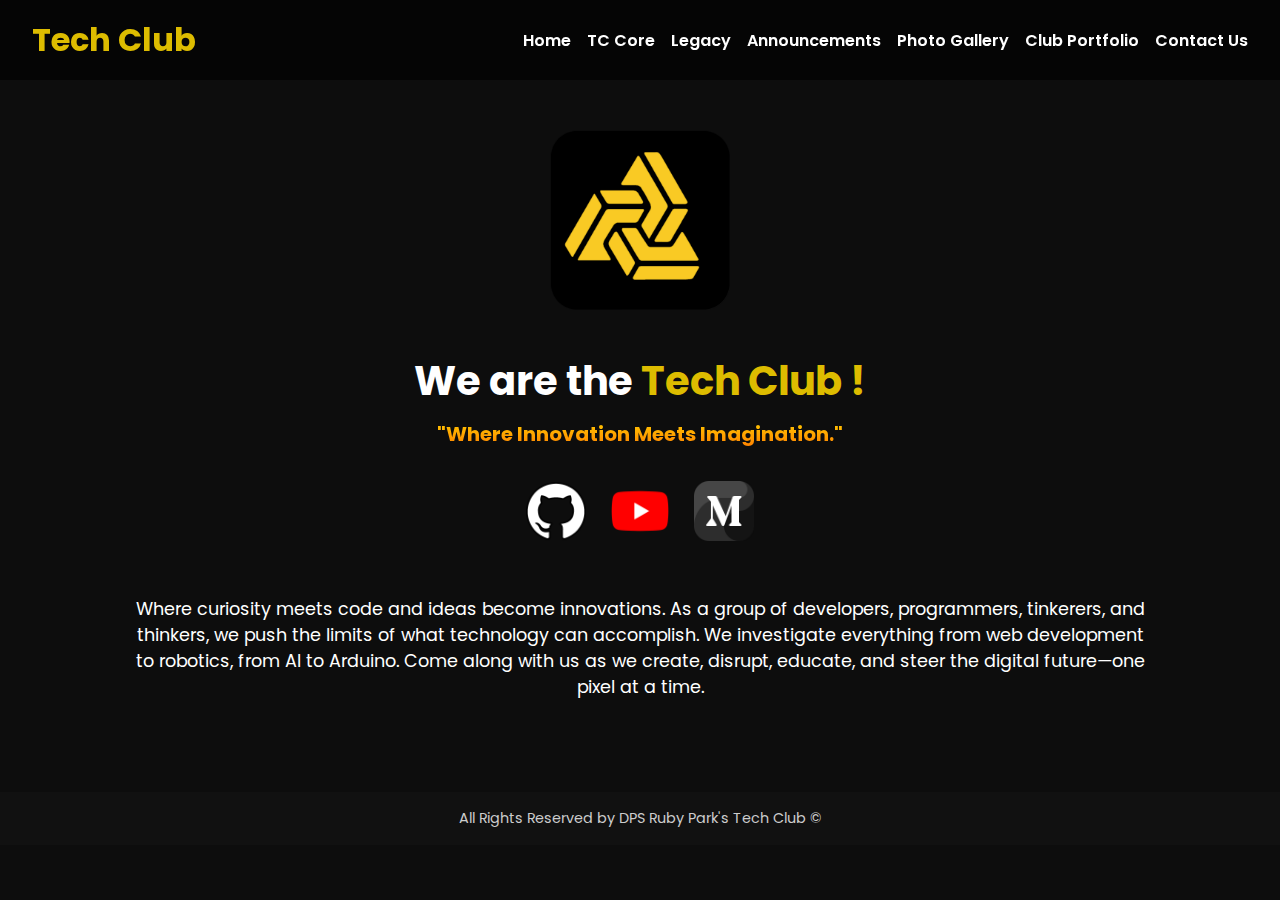
<file: index.html>
<!DOCTYPE html>
<html lang="en">
<head>
  <meta charset="UTF-8" />
  <meta name="viewport" content="width=device-width, initial-scale=1.0"/>
  <title>Tech Club</title>
  <link rel="stylesheet" href="style.css"/>
  <script defer src="script.js"></script>
</head>
<body>
  <header class="header">
    <div class="tc_header">
      <h1>Tech Club</h1>
    </div>

    <div class="hamburger" id="hamburger">
      &#9776;
    </div>

    <nav class="navbar" id="navbar">
      <a href="index.html">Home</a>
      <a href="core.html">TC Core</a>
      <a href="legacy.html">Legacy</a>
      <a href="announcements.html">Announcements</a>
      <a href="photo_gallery.html">Photo Gallery</a>
      <a href="club_portfolio.html">Club Portfolio</a>
      <a href="contact.html">Contact Us</a>
    </nav>
  </header>

  <section class="hero">
    <div class="logo">
      <img src="./tc_logo.png" alt="tc_logo"/>
    </div>

    <div class="hero_title">
      <h1>We are the <span>Tech Club !</span></h1>
      <h2>"Where Innovation Meets Imagination."</h2>
    </div>

    <div class="social_handles">
      <a href="https://github.com/Ista2000/DPSRPKTechClubOfficial" target="_blank">
        <img class="tag" src="./github.png" alt="GitHub"/>
      </a>
      <a href="https://www.youtube.com/@techclubdpsrpk" target="_blank">
        <img class="tag" src="./youtube.png" alt="YouTube"/>
      </a>
      <a href="https://medium.com/@techclubdpsrpk" target="_blank">
        <img class="tag" src="./medium.png" alt="Medium"/>
      </a>
    </div>

    <div class="objectives">
      <h2>
        Where curiosity meets code and ideas become innovations. As a group of developers, programmers, tinkerers, and thinkers, we push the limits of what technology can accomplish. We investigate everything from web development to robotics, from AI to Arduino. Come along with us as we create, disrupt, educate, and steer the digital future—one pixel at a time.
      </h2>
    </div>
  </section>

  <footer class="footer">
    <p>All Rights Reserved by DPS Ruby Park's Tech Club &copy;</p>
  </footer>
</body>
</html>
</file>
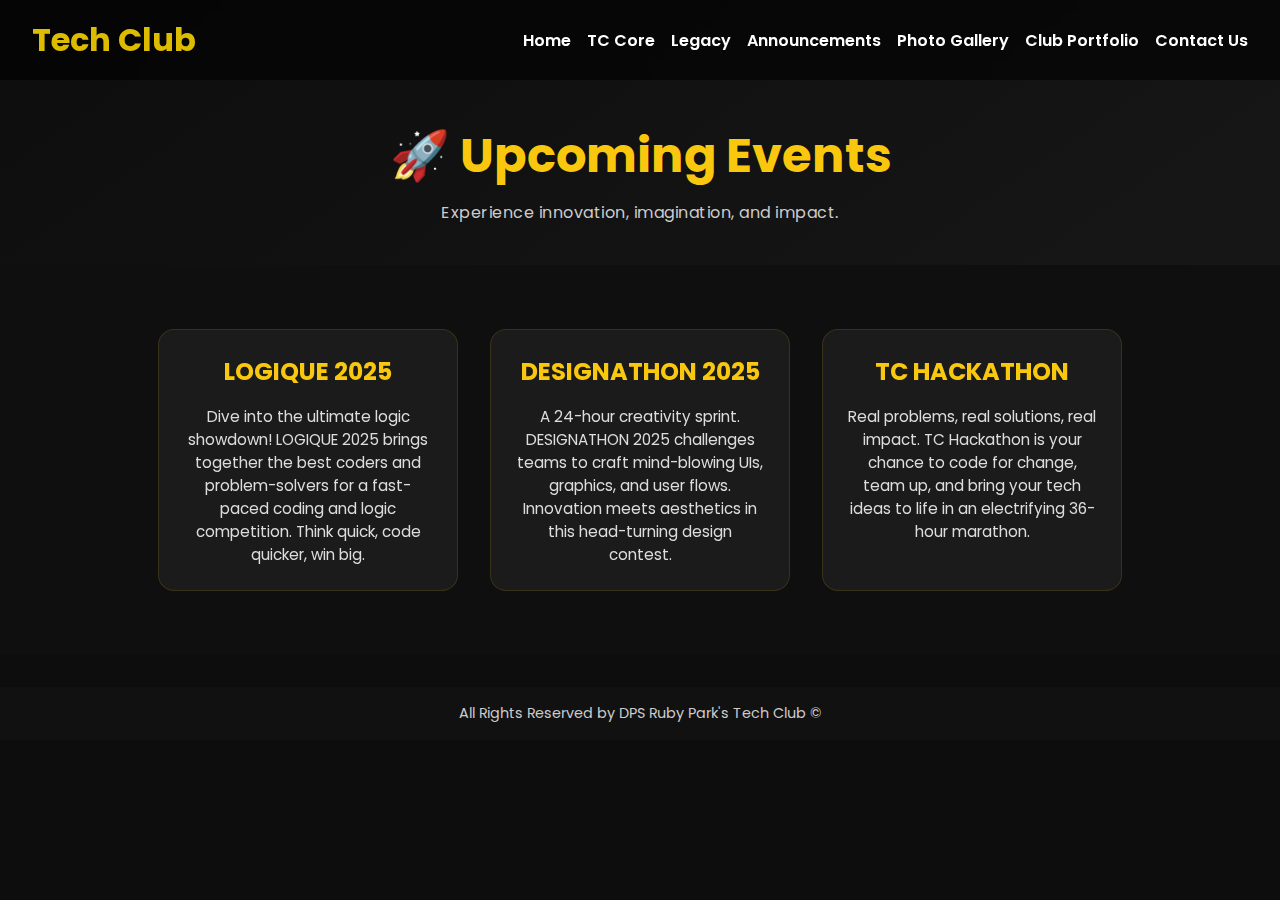
<file: announcements.html>
<!DOCTYPE html>
<html lang="en">
<head>
  <meta charset="UTF-8" />
  <meta name="viewport" content="width=device-width, initial-scale=1.0"/>
  <title>Announcements</title>
  <link rel="stylesheet" href="style.css"/>
  <script defer src="script.js"></script>
</head>
<body>
  <header class="header">
    <div class="tc_header">
      <h1>Tech Club</h1>
    </div>

    <div class="hamburger" id="hamburger">
      &#9776;
    </div>

    <nav class="navbar" id="navbar">
      <a href="index.html">Home</a>
      <a href="core.html">TC Core</a>
      <a href="legacy.html">Legacy</a>
      <a href="announcements.html">Announcements</a>
      <a href="photo_gallery.html">Photo Gallery</a>
      <a href="club_portfolio.html">Club Portfolio</a>
      <a href="contact.html">Contact Us</a>
    </nav>
  </header>

  <section class="announcement-hero">
    <h1 class="glow-text">🚀 Upcoming Events</h1>
    <p class="subtext">Experience innovation, imagination, and impact.</p>
  </section>

  <section class="announcements-section">
    <div class="announcement-card">
      <h2>LOGIQUE 2025</h2>
      <p>
        Dive into the ultimate logic showdown! LOGIQUE 2025 brings together the best coders and problem-solvers for a fast-paced coding and logic competition. Think quick, code quicker, win big.
      </p>
    </div>

    <div class="announcement-card">
      <h2>DESIGNATHON 2025</h2>
      <p>
        A 24-hour creativity sprint. DESIGNATHON 2025 challenges teams to craft mind-blowing UIs, graphics, and user flows. Innovation meets aesthetics in this head-turning design contest.
      </p>
    </div>

    <div class="announcement-card">
      <h2>TC HACKATHON</h2>
      <p>
        Real problems, real solutions, real impact. TC Hackathon is your chance to code for change, team up, and bring your tech ideas to life in an electrifying 36-hour marathon.
      </p>
    </div>
  </section>

  <footer class="footer">
    <p>All Rights Reserved by DPS Ruby Park's Tech Club &copy;</p>
  </footer>
</body>
</html>
</file>
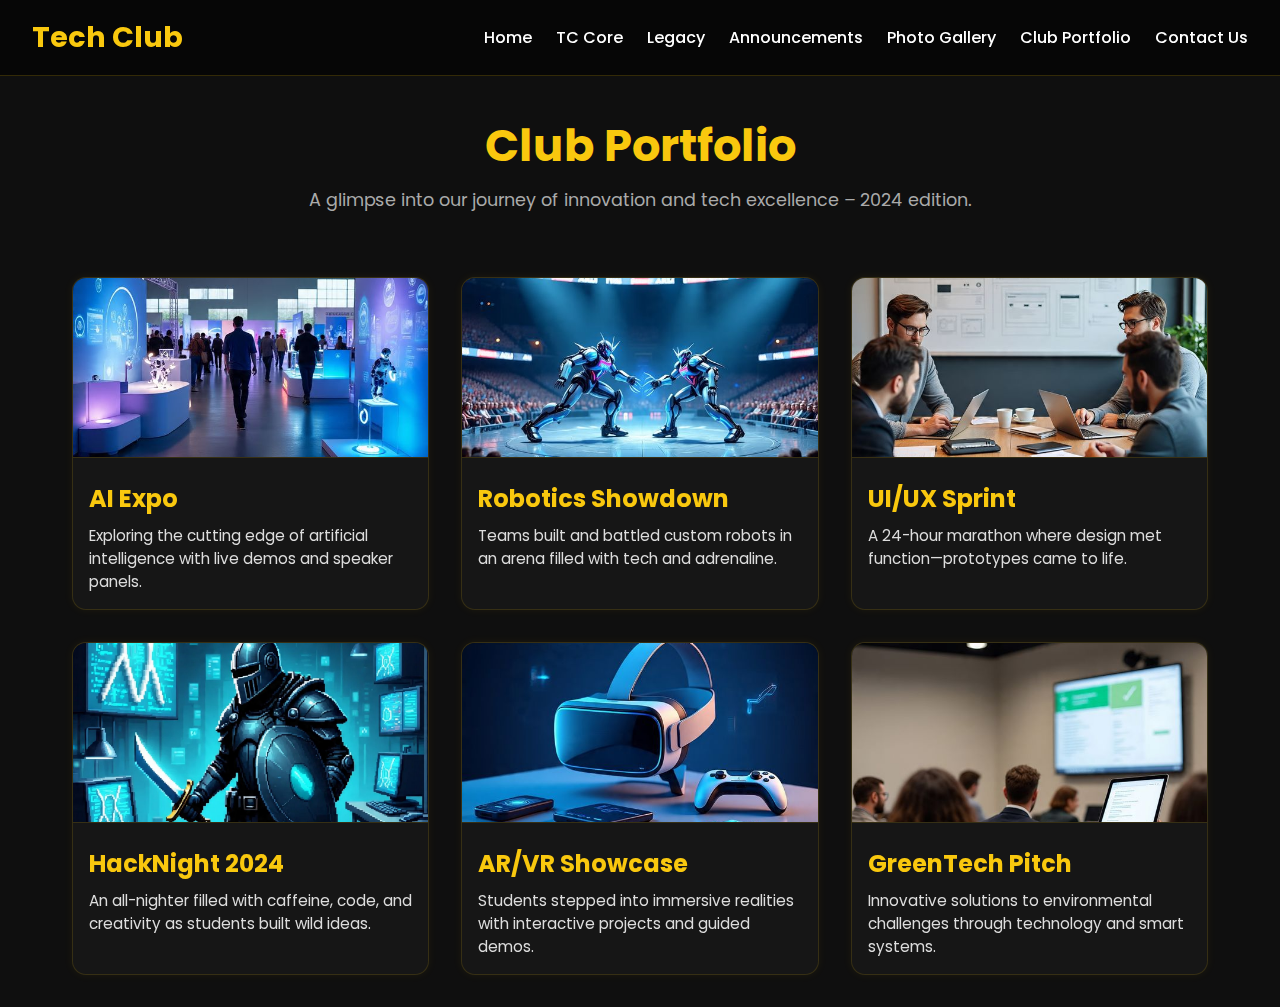
<file: club_portfolio.html>
<!DOCTYPE html>
<html lang="en">
<head>
  <meta charset="UTF-8" />
  <meta name="viewport" content="width=device-width, initial-scale=1.0"/>
  <title>Club Portfolio | Tech Club DPS Ruby Park</title>
  <link rel="stylesheet" href="style.css" />
  <script defer src="script.js"></script>
  <style>
    /* Base Reset */
    * {
      margin: 0;
      padding: 0;
      box-sizing: border-box;
    }

    body {
      font-family: 'Poppins', sans-serif;
      background-color: #0f0f0f;
      color: #fff;
      margin-top: 5rem;
    }

    .header {
      position: fixed;
      top: 0;
      left: 0;
      width: 100%;
      background: rgba(0, 0, 0, 0.9);
      display: flex;
      justify-content: space-between;
      align-items: center;
      padding: 1rem 2rem;
      z-index: 1000;
      border-bottom: 1px solid #f9c80e30;
    }

    .tc_header h1 {
      color: #f9c80e;
      font-size: 1.8rem;
      cursor: pointer;
    }

    .navbar {
      display: flex;
      gap: 1.5rem;
    }

    .navbar a {
      text-decoration: none;
      color: white;
      font-weight: 500;
      transition: 0.3s;
    }

    .navbar a:hover {
      color: #f9c80e;
    }

    .hamburger {
      display: none;
      font-size: 2rem;
      color: #f9c80e;
      cursor: pointer;
    }

    /* Responsive Navbar */
    @media (max-width: 768px) {
      .navbar {
        position: absolute;
        top: 70px;
        left: 0;
        background-color: #111;
        width: 100%;
        flex-direction: column;
        display: none;
        padding: 1rem 2rem;
      }

      .navbar.active {
        display: flex;
      }

      .hamburger {
        display: block;
      }
    }

    /* Portfolio Styles */
    .portfolio-header {
      text-align: center;
      padding: 2rem 1rem;
    }

    .portfolio-header h1 {
      font-size: 2.8rem;
      color: #f9c80e;
    }

    .portfolio-header p {
      color: #aaa;
      font-size: 1.1rem;
      margin-top: 0.5rem;
    }

    .event-grid {
      display: grid;
      grid-template-columns: repeat(auto-fit, minmax(280px, 1fr));
      gap: 2rem;
      padding: 2rem;
      max-width: 1200px;
      margin: 0 auto;
    }

    .event-card {
      background: rgba(255, 255, 255, 0.03);
      border: 1px solid #f9c80e25;
      border-radius: 14px;
      overflow: hidden;
      transition: 0.3s ease;
      box-shadow: 0 0 10px #f9c80e10;
    }

    .event-card:hover {
      transform: translateY(-5px);
      box-shadow: 0 0 15px #f9c80e60;
    }

    .event-card img {
      width: 100%;
      height: 180px;
      object-fit: cover;
      border-bottom: 1px solid #f9c80e25;
    }

    .event-info {
      padding: 1rem;
    }

    .event-info h2 {
      font-size: 1.5rem;
      color: #f9c80e;
      margin-bottom: 0.5rem;
    }

    .event-info p {
      font-size: 0.95rem;
      color: #ddd;
    }
  </style>
</head>
<body>
  <header class="header">
    <div class="tc_header">
      <h1>Tech Club</h1>
    </div>

    <div class="hamburger" id="hamburger">&#9776;</div>

    <nav class="navbar" id="navbar">
      <a href="index.html">Home</a>
      <a href="core.html">TC Core</a>
      <a href="legacy.html">Legacy</a>
      <a href="announcements.html">Announcements</a>
      <a href="photo_gallery.html">Photo Gallery</a>
      <a href="portfolio.html">Club Portfolio</a>
      <a href="contact.html">Contact Us</a>
    </nav>
  </header>

  <section class="portfolio-header">
    <h1>Club Portfolio</h1>
    <p>A glimpse into our journey of innovation and tech excellence – 2024 edition.</p>
  </section>

  <section class="event-grid">
    <div class="event-card">
      <img src="event_ai_expo.jpeg" alt="AI Expo">
      <div class="event-info">
        <h2>AI Expo</h2>
        <p>Exploring the cutting edge of artificial intelligence with live demos and speaker panels.</p>
      </div>
    </div>

    <div class="event-card">
      <img src="event_robotics.jpeg" alt="Robotics Showdown">
      <div class="event-info">
        <h2>Robotics Showdown</h2>
        <p>Teams built and battled custom robots in an arena filled with tech and adrenaline.</p>
      </div>
    </div>

    <div class="event-card">
      <img src="event_design.jpeg" alt="UI/UX Sprint">
      <div class="event-info">
        <h2>UI/UX Sprint</h2>
        <p>A 24-hour marathon where design met function—prototypes came to life.</p>
      </div>
    </div>

    <div class="event-card">
      <img src="event_hacknight.jpeg" alt="HackNight 2024">
      <div class="event-info">
        <h2>HackNight 2024</h2>
        <p>An all-nighter filled with caffeine, code, and creativity as students built wild ideas.</p>
      </div>
    </div>

    <div class="event-card">
      <img src="event_arvr.jpeg" alt="AR/VR Showcase">
      <div class="event-info">
        <h2>AR/VR Showcase</h2>
        <p>Students stepped into immersive realities with interactive projects and guided demos.</p>
      </div>
    </div>

    <div class="event-card">
      <img src="event_green.jpeg" alt="GreenTech Pitch">
      <div class="event-info">
        <h2>GreenTech Pitch</h2>
        <p>Innovative solutions to environmental challenges through technology and smart systems.</p>
      </div>
    </div>
  </section>
</body>
</html>
</file>
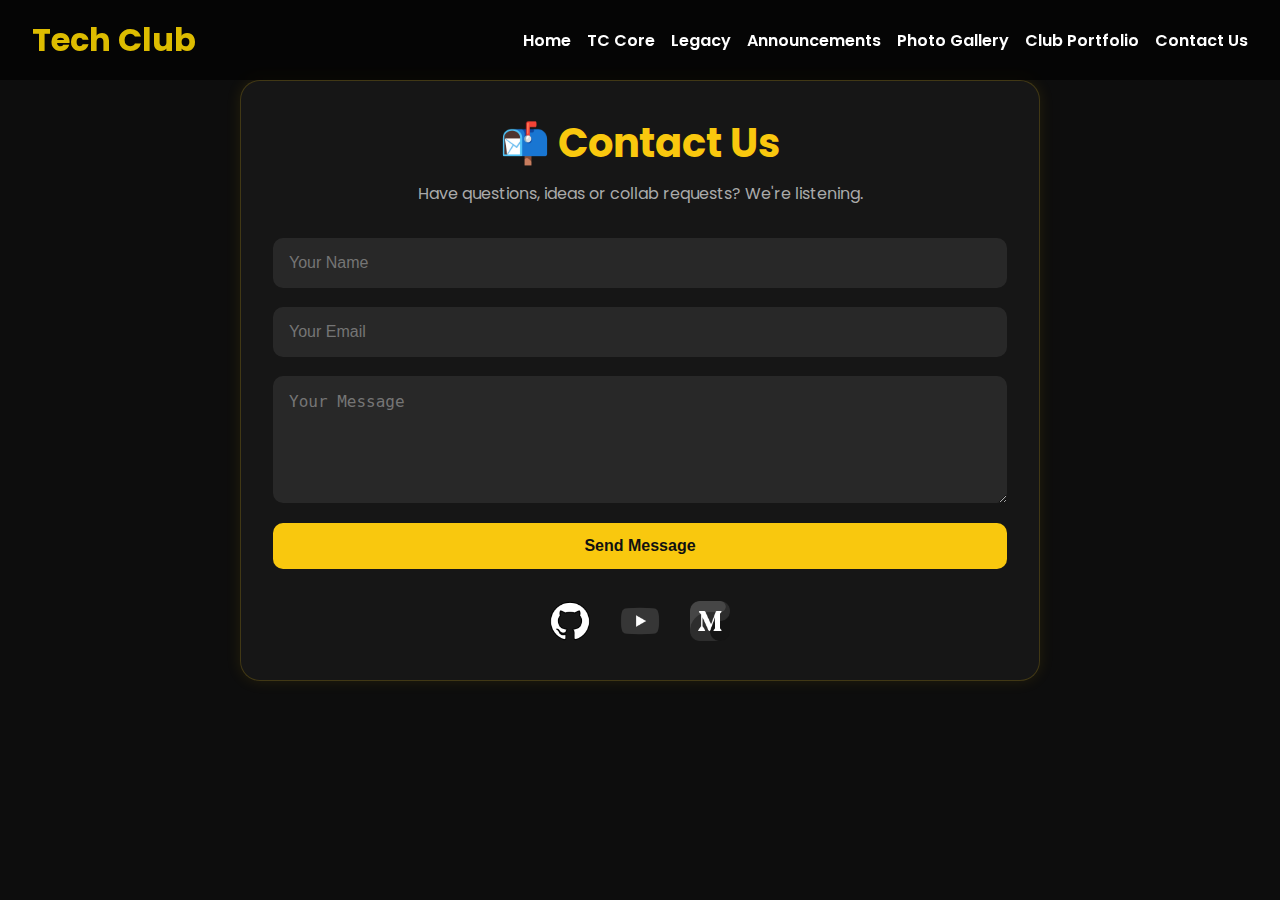
<file: contact.html>
<!DOCTYPE html>
<html lang="en">
<head>
  <meta charset="UTF-8" />
  <meta name="viewport" content="width=device-width, initial-scale=1.0"/>
  <title>Contact Us | Tech Club</title>
  <link rel="stylesheet" href="style.css" />
  <script defer src="script.js"></script>
</head>
<body>
    <header class="header">
    <div class="tc_header">
      <h1>Tech Club</h1>
    </div>

    <div class="hamburger" id="hamburger">
      &#9776;
    </div>

    <nav class="navbar" id="navbar">
      <a href="index.html">Home</a>
      <a href="core.html">TC Core</a>
      <a href="legacy.html">Legacy</a>
      <a href="announcements.html">Announcements</a>
      <a href="photo_gallery.html">Photo Gallery</a>
      <a href="club_portfolio.html">Club Portfolio</a>
      <a href="contact.html">Contact Us</a>
    </nav>
  </header>
  
  <div class="contact-container">
    <div class="contact-header">
      <h1>📬 Contact Us</h1>
      <p>Have questions, ideas or collab requests? We're listening.</p>
    </div>

    <form class="contact-form" action="https://formsubmit.co/itsharshit860@gmail.com" method="POST">
      <input type="text" name="name" placeholder="Your Name" required>
      <input type="email" name="email" placeholder="Your Email" required>
      <textarea name="message" rows="5" placeholder="Your Message" required></textarea>

      <!-- FormSubmit settings -->
      <input type="hidden" name="_captcha" value="false">
      <input type="hidden" name="_template" value="table">
      <input type="hidden" name="_next" value="https://example.com/thank-you.html"> <!-- optional redirect -->

      <button type="submit">Send Message</button>
    </form>

    <div class="contact-socials">
      <a href="https://github.com/Ista2000/DPSRPKTechClubOfficial" target="_blank">
        <img src="./github.png" alt="GitHub">
      </a>
      <a href="https://www.youtube.com/@techclubdpsrpk" target="_blank">
        <img src="./youtube.png" alt="YouTube">
      </a>
      <a href="https://medium.com/@techclubdpsrpk" target="_blank">
        <img src="./medium.png" alt="Medium">
      </a>
    </div>
  </div>
</body>
</html>
</file>
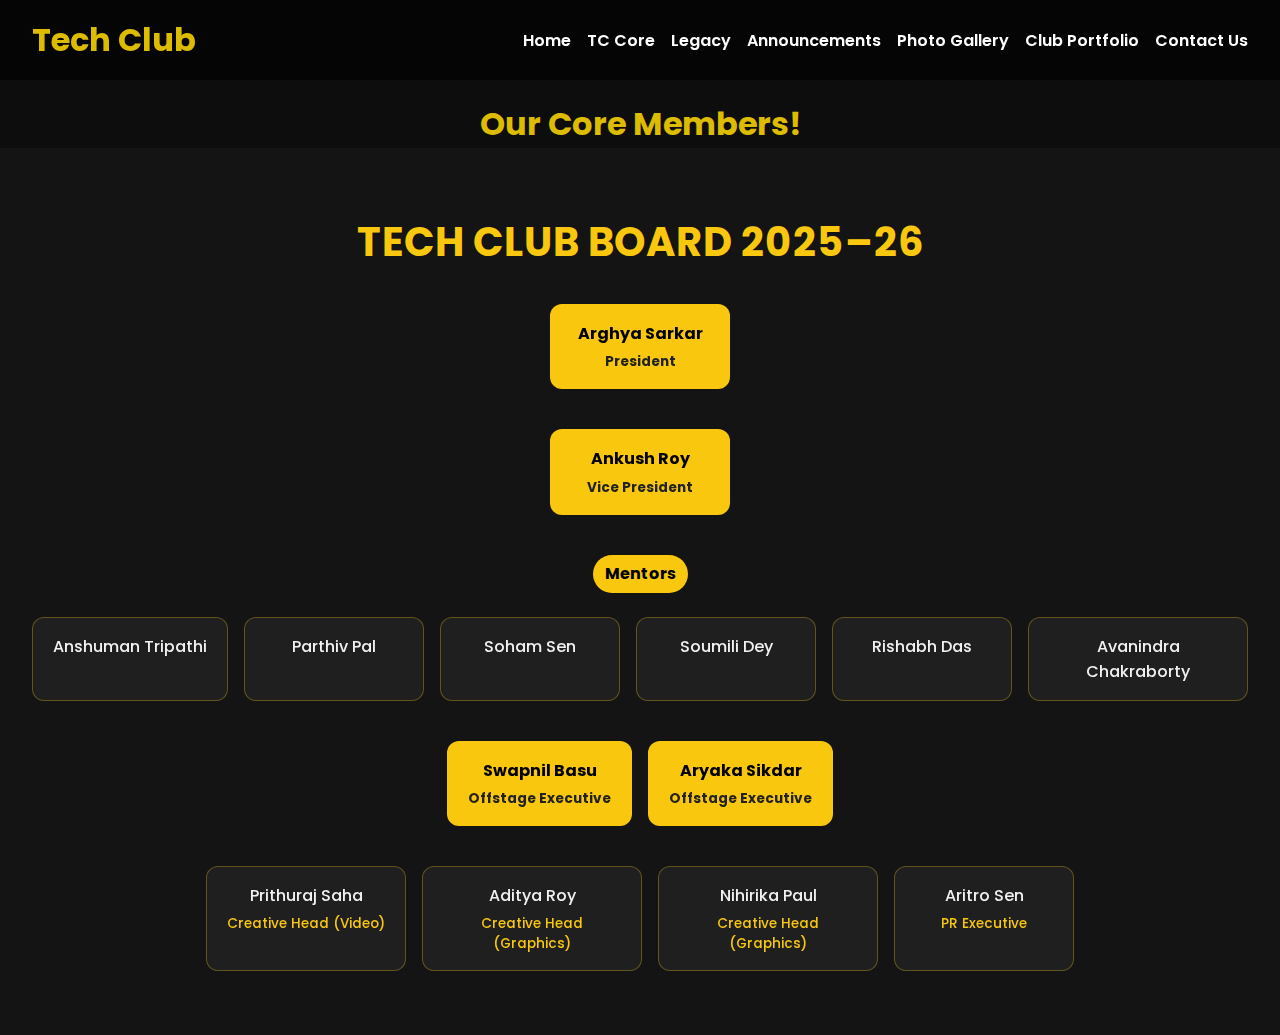
<file: core.html>
<!DOCTYPE html>
<html lang="en">
<head>
  <meta charset="UTF-8" />
  <meta name="viewport" content="width=device-width, initial-scale=1.0"/>
  <title>Core Members</title>
  <link rel="stylesheet" href="style.css"/>
  <script defer src="script.js"></script>
</head>
<body>
  <header class="header">
    <div class="tc_header">
      <h1>Tech Club</h1>
    </div>

    <div class="hamburger" id="hamburger">
      &#9776;
    </div>

    <nav class="navbar" id="navbar">
      <a href="index.html">Home</a>
      <a href="core.html">TC Core</a>
      <a href="legacy.html">Legacy</a>
      <a href="announcements.html">Announcements</a>
      <a href="photo_gallery.html">Photo Gallery</a>
      <a href="club_portfolio.html">Club Portfolio</a>
      <a href="contact.html">Contact Us</a>
    </nav>
  </header>

  <div class="header_core">
    <h1>Our Core Members!</h1>
  </div>
    
  <section id="core-committee" class="core-committee-section">
    <h2>Tech Club Board 2025–26</h2>
    
    <div class="flowchart">
      <div class="level president">
        <div class="card gold">Arghya Sarkar<br><span>President</span></div>
      </div>
      
      <div class="level vice-president">
        <div class="card gold">Ankush Roy<br><span>Vice President</span></div>
      </div>

      <div class="level mentors">
        <div class="label">Mentors</div>
        <div class="row">
          <div class="card">Anshuman Tripathi</div>
          <div class="card">Parthiv Pal</div>
          <div class="card">Soham Sen</div>
          <div class="card">Soumili Dey</div>
          <div class="card">Rishabh Das</div>
          <div class="card">Avanindra Chakraborty</div>
        </div>
      </div>

      <div class="level execs">
        <div class="row">
          <div class="card gold">Swapnil Basu<br><span>Offstage Executive</span></div>
          <div class="card gold">Aryaka Sikdar<br><span>Offstage Executive</span></div>
        </div>
      </div>

      <div class="level team">
        <div class="row">
          <div class="card">Prithuraj Saha<br><span>Creative Head (Video)</span></div>
          <div class="card">Aditya Roy<br><span>Creative Head (Graphics)</span></div>
          <div class="card">Nihirika Paul<br><span>Creative Head (Graphics)</span></div>
          <div class="card">Aritro Sen<br><span>PR Executive</span></div>
        </div>
      </div>
    </div>
  </section>
</body>
</html>
</file>
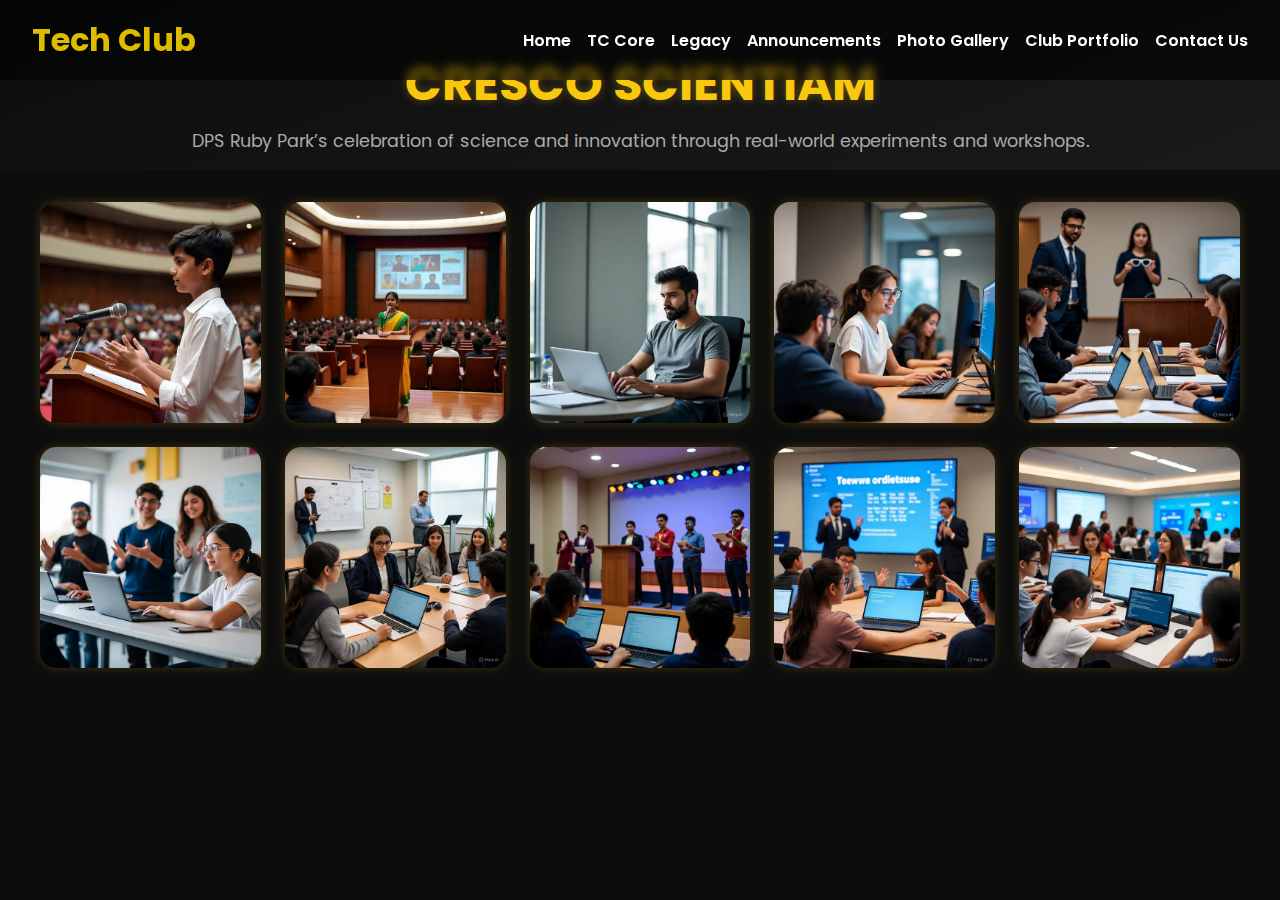
<file: cresco_scientiam.html>
<!DOCTYPE html>
<html lang="en">
<head>
  <meta charset="UTF-8" />
  <meta name="viewport" content="width=device-width, initial-scale=1.0"/>
  <title>CRESCO SCIENTIAM Gallery</title>
  
  <link rel="stylesheet" href="style.css" />
  <script defer src="script.js"></script>
</head>
<body>
  <header class="header">
    <div class="tc_header">
      <h1>Tech Club</h1>
    </div>

    <div class="hamburger" id="hamburger">&#9776;</div>

    <nav class="navbar" id="navbar">
      <a href="index.html">Home</a>
      <a href="core.html">TC Core</a>
      <a href="legacy.html">Legacy</a>
      <a href="announcements.html">Announcements</a>
      <a href="photo_gallery.html">Photo Gallery</a>
      <a href="club_portfolio.html">Club Portfolio</a>
      <a href="contact.html">Contact Us</a>
    </nav>
  </header>

  <section class="gallery-hero">
    <h1>CRESCO SCIENTIAM</h1>
    <p class="subtext">
      DPS Ruby Park’s celebration of science and innovation through real-world experiments and workshops.
    </p>
  </section>

  <section class="scroll-gallery">
    <div class="scroll-container">
      <img src="cresco1.jpg" alt="Cresco Photo 1" />
      <img src="cresco2.jpg" alt="Cresco Photo 2" />
      <img src="cresco3.jpg" alt="Cresco Photo 3" />
      <img src="cresco4.jpg" alt="Cresco Photo 4" />
      <img src="cresco5.jpg" alt="Cresco Photo 5" />
      <img src="cresco6.jpg" alt="Cresco Photo 6" />
      <img src="cresco7.jpg" alt="Cresco Photo 7" />
      <img src="cresco8.jpg" alt="Cresco Photo 8" />
      <img src="cresco9.jpg" alt="Cresco Photo 9" />
      <img src="cresco10.jpg" alt="Cresco Photo 10" />
    </div>
  </section>
</body>
</html>
</file>
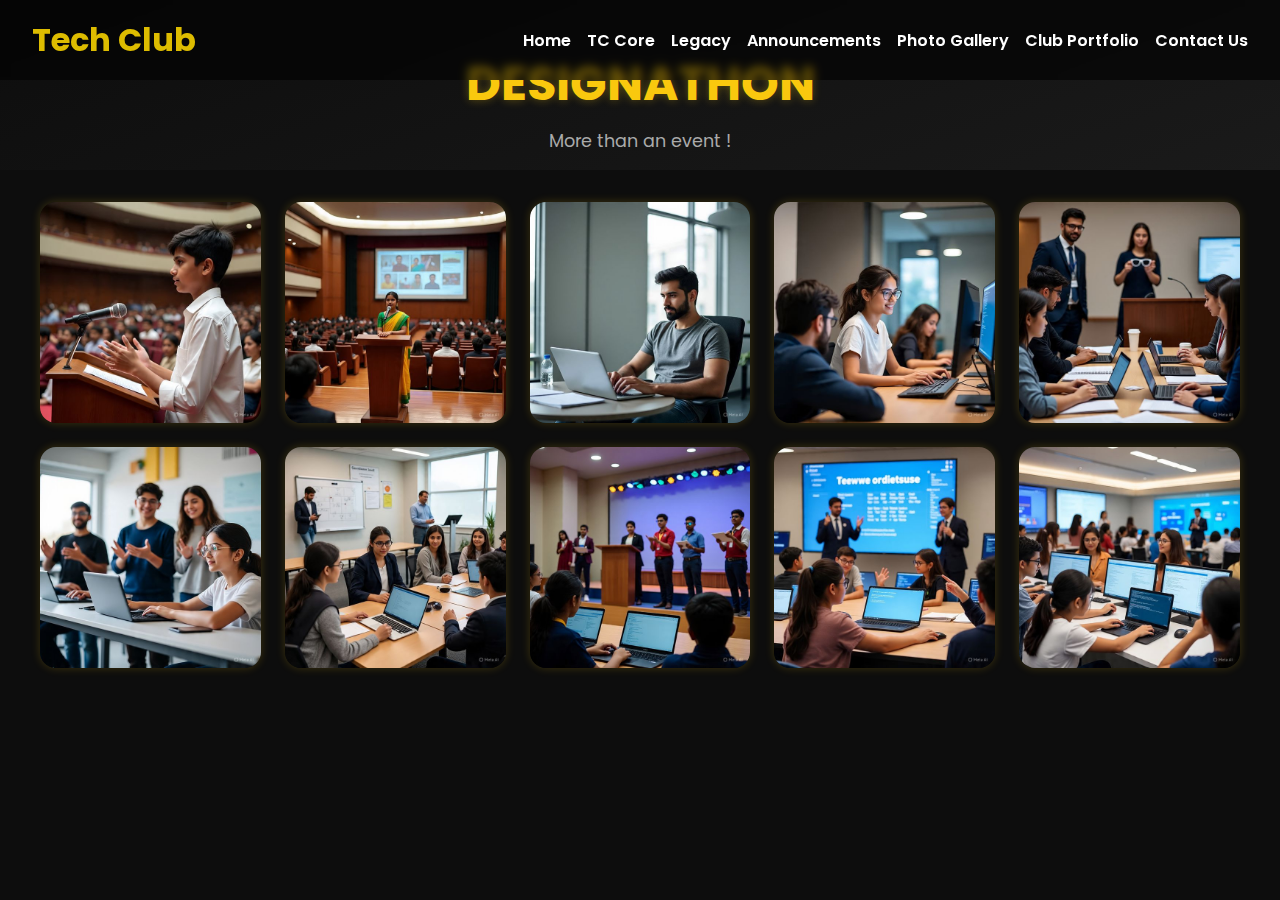
<file: designathon_2025.html>
<!DOCTYPE html>
<html lang="en">
<head>
  <meta charset="UTF-8" />
  <meta name="viewport" content="width=device-width, initial-scale=1.0"/>
  <title>DESIGNATHON Gallery</title>
  <link rel="stylesheet" href="style.css" />
  <script defer src="script.js"></script>
</head>
<body>
  <header class="header">
    <div class="tc_header">
      <h1>Tech Club</h1>
    </div>

    <div class="hamburger" id="hamburger">&#9776;</div>

    <nav class="navbar" id="navbar">
      <a href="index.html">Home</a>
      <a href="core.html">TC Core</a>
      <a href="legacy.html">Legacy</a>
      <a href="announcements.html">Announcements</a>
      <a href="photo_gallery.html">Photo Gallery</a>
      <a href="club_portfolio.html">Club Portfolio</a>
      <a href="contact.html">Contact Us</a>
    </nav>
  </header>

  <section class="gallery-hero">
    <h1>DESIGNATHON</h1>
    <p class="subtext">More than an event !</p>
  </section>

  <section class="scroll-gallery">
    <div class="scroll-container">
      <img src="cresco1.jpg" alt="Cresco Photo 1" />
      <img src="cresco2.jpg" alt="Cresco Photo 2" />
      <img src="cresco3.jpg" alt="Cresco Photo 3" />
      <img src="cresco4.jpg" alt="Cresco Photo 4" />
      <img src="cresco5.jpg" alt="Cresco Photo 5" />
      <img src="cresco6.jpg" alt="Cresco Photo 6" />
      <img src="cresco7.jpg" alt="Cresco Photo 7" />
      <img src="cresco8.jpg" alt="Cresco Photo 8" />
      <img src="cresco9.jpg" alt="Cresco Photo 9" />
      <img src="cresco10.jpg" alt="Cresco Photo 10" />
    </div>
  </section>
</body>
</html>
</file>
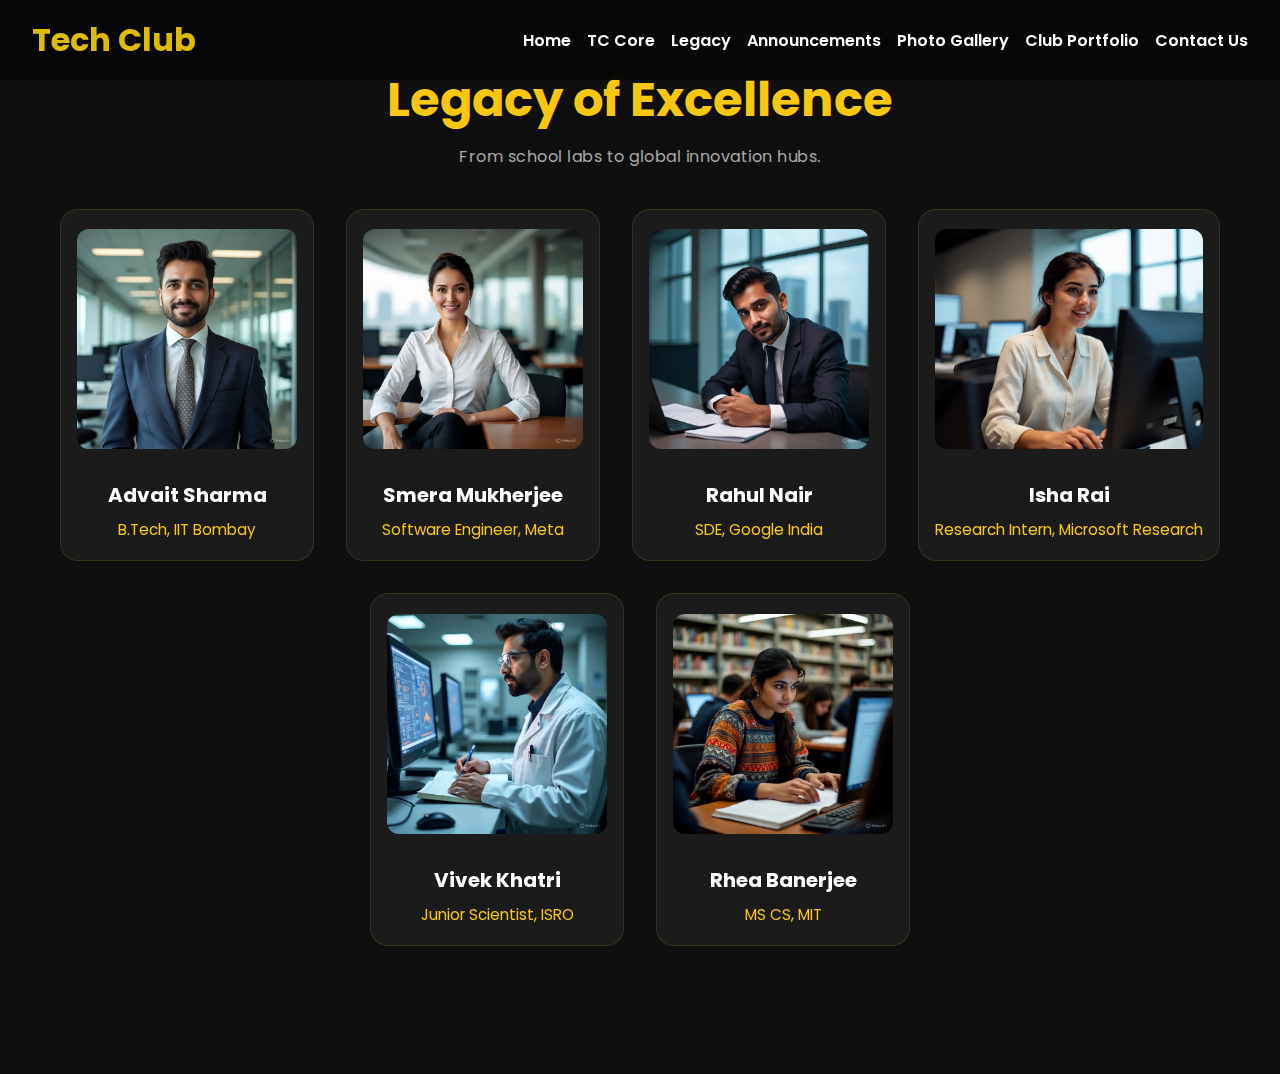
<file: legacy.html>
<!DOCTYPE html>
<html lang="en">
<head>
  <meta charset="UTF-8" />
  <meta name="viewport" content="width=device-width, initial-scale=1.0"/>
  <title>Legacy</title>
  <link rel="stylesheet" href="style.css"/>
  <script defer src="script.js"></script>
</head>
<body>
  <header class="header">
    <div class="tc_header">
      <h1>Tech Club</h1>
    </div>

    <div class="hamburger" id="hamburger">
      &#9776;
    </div>

    <nav class="navbar" id="navbar">
      <a href="index.html">Home</a>
      <a href="core.html">TC Core</a>
      <a href="legacy.html">Legacy</a>
      <a href="announcements.html">Announcements</a>
      <a href="photo_gallery.html">Photo Gallery</a>
      <a href="club_portfolio.html">Club Portfolio</a>
      <a href="contact.html">Contact Us</a>
    </nav>
  </header>

  <section id="legacy-page" class="legacy-section">
    <h1>Legacy of Excellence</h1>
    <p class="subtext">From school labs to global innovation hubs.</p>

    <div class="alumni-grid">
      <div class="alumni-card">
        <img src="./advait_sharma.jpeg" alt="Advait Sharma">
        <div class="alumni-info">
          <h2>Advait Sharma</h2>
          <p>B.Tech, IIT Bombay</p>
        </div>
      </div>

      <div class="alumni-card">
        <img src="./an_female_indian_corporate_employee.jpeg" alt="Smera Mukherjee">
        <div class="alumni-info">
          <h2>Smera Mukherjee</h2>
          <p>Software Engineer, Meta</p>
        </div>
      </div>

      <div class="alumni-card">
        <img src="./an_indian_corporate_employee (1).jpeg" alt="Rahul Nair">
        <div class="alumni-info">
          <h2>Rahul Nair</h2>
          <p>SDE, Google India</p>
        </div>
      </div>

      <div class="alumni-card">
        <img src="./an_indian_intern_at_microsoft_female.jpeg" alt="Isha Rai">
        <div class="alumni-info">
          <h2>Isha Rai</h2>
          <p>Research Intern, Microsoft Research</p>
        </div>
      </div>

      <div class="alumni-card">
        <img src="./an_indian_isro_scientist_in_tech_field.jpeg" alt="Vivek Khatri">
        <div class="alumni-info">
          <h2>Vivek Khatri</h2>
          <p>Junior Scientist, ISRO</p>
        </div>
      </div>

      <div class="alumni-card">
        <img src="./an_indian_student_at_mit_female.jpeg" alt="Rhea Banerjee">
        <div class="alumni-info">
          <h2>Rhea Banerjee</h2>
          <p>MS CS, MIT</p>
        </div>
      </div>
    </div>
  </section>
</body>
</html>
</file>
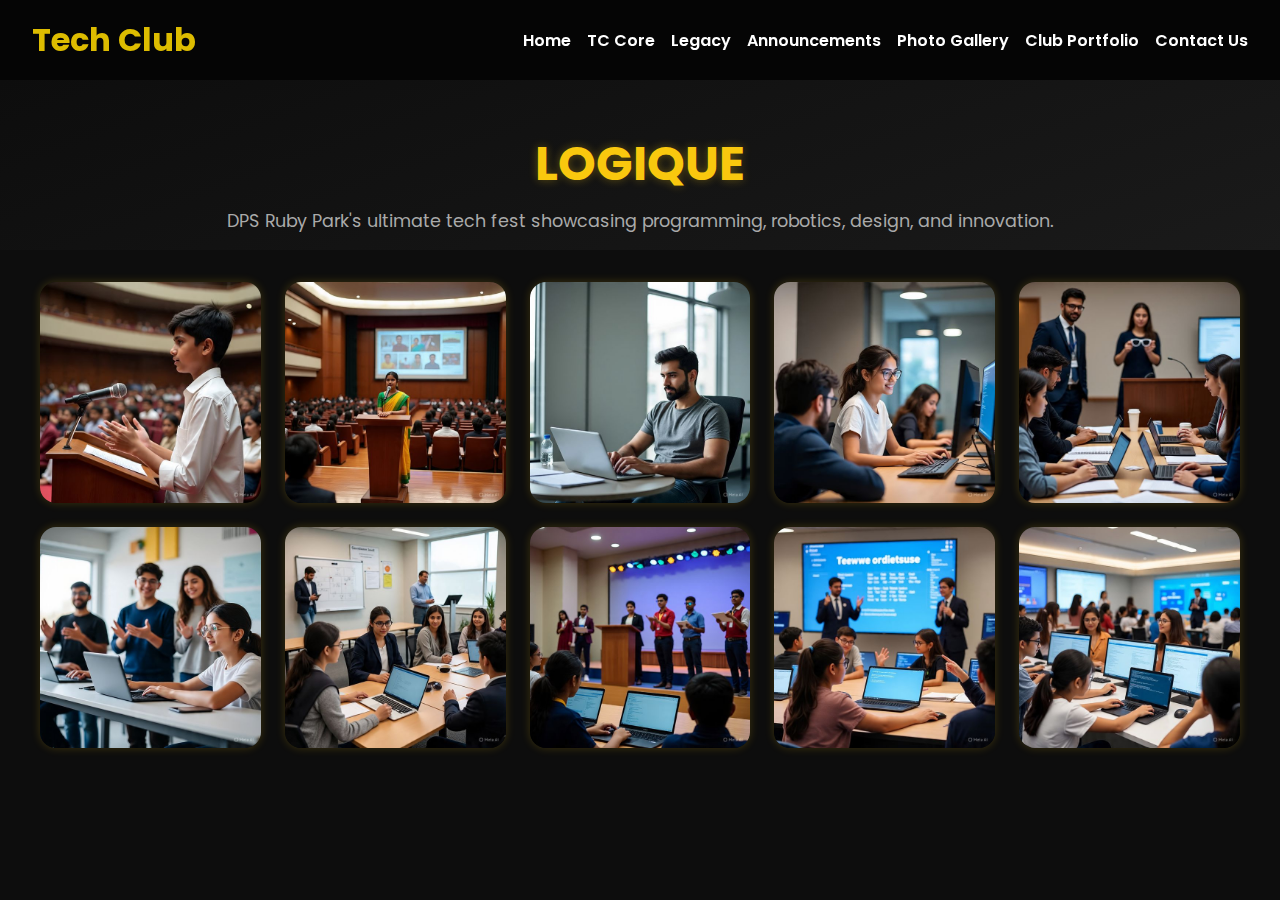
<file: logique_2025.html>
<!DOCTYPE html>
<html lang="en">
<head>
  <meta charset="UTF-8" />
  <meta name="viewport" content="width=device-width, initial-scale=1.0"/>
  <title>LOGIQUE Gallery</title>
  <link rel="stylesheet" href="../style.css" />
  <script defer src="../script.js"></script>
</head>
<style>
  body{
    margin-top: 5rem;
  }
</style>
<body>
  <header class="header">
    <div class="tc_header">
      <h1>Tech Club</h1>
    </div>

    <div class="hamburger" id="hamburger">&#9776;</div>

    <nav class="navbar" id="navbar">
      <a href="index.html">Home</a>
      <a href="core.html">TC Core</a>
      <a href="legacy.html">Legacy</a>
      <a href="announcements.html">Announcements</a>
      <a href="photo_gallery.html">Photo Gallery</a>
      <a href="club_portfolio.html">Club Portfolio</a>
      <a href="contact.html">Contact Us</a>
    </nav>
  </header>

  <section class="gallery-hero">
    <h1>LOGIQUE</h1>
    <p class="subtext">DPS Ruby Park's ultimate tech fest showcasing programming, robotics, design, and innovation.</p>
  </section>

  <section class="scroll-gallery">
    <div class="scroll-container">
      <img src="cresco1.jpg" alt="Logique Photo 1" />
      <img src="cresco2.jpg" alt="Logique Photo 2" />
      <img src="cresco3.jpg" alt="Logique Photo 3" />
      <img src="cresco4.jpg" alt="Logique Photo 4" />
      <img src="cresco5.jpg" alt="Logique Photo 5" />
      <img src="cresco6.jpg" alt="Logique Photo 6" />
      <img src="cresco7.jpg" alt="Logique Photo 7" />
      <img src="cresco8.jpg" alt="Logique Photo 8" />
      <img src="cresco9.jpg" alt="Logique Photo 9" />
      <img src="cresco10.jpg" alt="Logique Photo 10" />
    </div>
  </section>
</body>
</html>
</file>
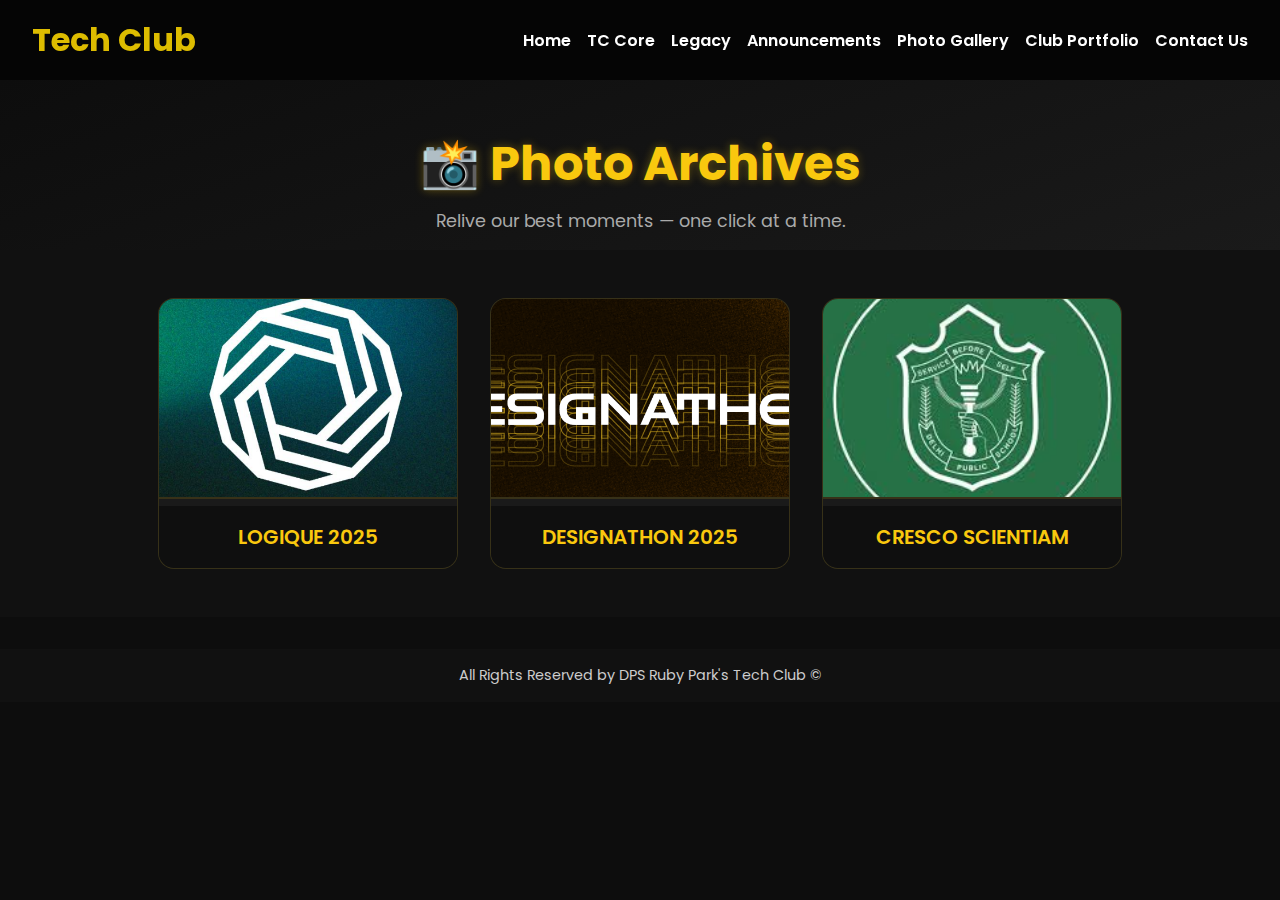
<file: photo_gallery.html>
<!DOCTYPE html>
<html lang="en">
<head>
  <meta charset="UTF-8" />
  <meta name="viewport" content="width=device-width, initial-scale=1.0"/>
  <title>Photo Gallery</title>
  <link rel="stylesheet" href="style.css"/>
  <script defer src="script.js"></script>
</head>
<body>
  <header class="header">
    <div class="tc_header">
      <h1>Tech Club</h1>
    </div>

    <div class="hamburger" id="hamburger">&#9776;</div>

    <nav class="navbar" id="navbar">
      <a href="index.html">Home</a>
      <a href="core.html">TC Core</a>
      <a href="legacy.html">Legacy</a>
      <a href="announcements.html">Announcements</a>
      <a href="photo_gallery.html">Photo Gallery</a>
      <a href="club_portfolio.html">Club Portfolio</a>
      <a href="contact.html">Contact Us</a>
    </nav>
  </header>

  <section class="gallery-hero">
    <h1 class="glow-text">📸 Photo Archives</h1>
    <p class="subtext">Relive our best moments — one click at a time.</p>
  </section>

  <section class="gallery-cards">
    <a href="logique_2025.html" target="_blank" class="gallery-card">
      <img src="logique_2025.PNG" alt="LOGIQUE 2025">
      <div class="card-title">LOGIQUE 2025</div>
    </a>

    <a href="designathon_2025.html" target="_blank" class="gallery-card">
      <img src="designathon_2025.PNG" alt="DESIGNATHON 2025">
      <div class="card-title">DESIGNATHON 2025</div>
    </a>

    <a href="cresco_scientiam.html" target="_blank" class="gallery-card">
      <img src="dps_m.jfif" alt="CRESCO SCIENTIAM">
      <div class="card-title">CRESCO SCIENTIAM</div>
    </a>
  </section>

  <footer class="footer">
    <p>All Rights Reserved by DPS Ruby Park's Tech Club &copy;</p>
  </footer>
</body>

<style>
    body{
        margin-top: 5rem;
    }
</style>
</html>
</file>
<file: style.css>
@import url('https://fonts.googleapis.com/css2?family=Poppins:ital,wght@0,100;0,200;0,300;0,400;0,500;0,600;0,700;0,800;0,900;1,100;1,200;1,300;1,400;1,500;1,600;1,700;1,800;1,900&display=swap');


html{
    font-family: Poppins;
}

@import url('https://fonts.googleapis.com/css2?family=Poppins:wght@300;400;600;700&display=swap');

* {
  margin: 0;
  padding: 0;
  box-sizing: border-box;
}

body {
  background-color: rgb(12, 12, 12);
  color: white;
  font-family: 'Poppins', sans-serif;
}

header.header {
  position: fixed;
  top: 0;
  width: 100%;
  padding: 1rem 2rem;
  background-color: rgba(0, 0, 0, 0.6);
  backdrop-filter: blur(5px);
  display: flex;
  justify-content: space-between;
  align-items: center;
  z-index: 999;
  margin-bottom: 5rem;
}

.tc_header h1 {
  color: rgb(221, 188, 0);
  cursor: pointer;
  transition: 0.4s ease;
}

.tc_header h1:hover {
  font-size: 2.5rem;
}

.navbar {
  display: flex;
  gap: 1rem;
}

.navbar a {
  color: white;
  text-decoration: none;
  font-weight: 600;
  font-size: 1rem;
  transition: 0.3s ease;
}

.navbar a:hover {
  color: rgb(221, 188, 0);
  font-size: 1.1rem;
}

.hamburger {
  display: none;
  font-size: 2rem;
  color: white;
  cursor: pointer;
}

/* HERO SECTION */
.hero {
  text-align: center;
  padding-top: 120px;
  padding-bottom: 60px;
}

.logo img {
  height: 200px;
  transition: 0.5s ease;
  cursor: pointer;
}

.logo img:hover {
  height: 240px;
}

.hero_title h1 {
  margin-top: 1.5rem;
  font-size: 2.5rem;
}

.hero_title span {
  color: rgb(221, 188, 0);
  font-size: 2.5rem;
}

.hero_title h2 {
  background: -webkit-linear-gradient(#ffd000, #ff7b00);
  -webkit-background-clip: text;
  -webkit-text-fill-color: transparent;
  font-size: 1.25rem;
  margin-top: 0.5rem;
}

.social_handles {
  margin-top: 2rem;
  display: flex;
  justify-content: center;
  gap: 1.5rem;
  flex-wrap: wrap;
}

.tag {
  height: 60px;
  transition: 0.3s ease;
}

.tag:hover {
  height: 80px;
}

.objectives {
  margin-top: 3rem;
  padding: 0 10%;
}

.objectives h2 {
  font-size: 1.1rem;
  font-weight: 400;
}

/* FOOTER */
.footer {
  text-align: center;
  padding: 1rem;
  background-color: #111;
  color: #ccc;
  font-size: 0.9rem;
  margin-top: 2rem;
}
@media screen and (max-width: 768px) {
  .hamburger {
    display: block;
  }

  .navbar {
    position: absolute;
    top: 70px;
    right: 0;
    background-color: rgba(0, 0, 0, 0.95);
    flex-direction: column;
    width: 100%;
    display: none;
    padding: 1rem 2rem;
  }

  .navbar a {
    padding: 0.75rem 0;
    font-size: 1.1rem;
  }

  .navbar.active {
    display: flex;
  }

  .logo img {
    height: 150px;
  }

  .hero_title h1,
  .hero_title span {
    font-size: 2rem;
  }

  .hero_title h2 {
    font-size: 1rem;
  }

  .tag {
    height: 50px;
  }

  .objectives h2 {
    font-size: 1rem;
  }
}



.header_core h1{
    color: rgb(221, 188, 0);
}

.header_core{
  padding-top: 100px;
    display: flex;
    width: 100%;
    justify-content: center;
}

.core-committee-section {
  padding: 4rem 2rem;
  background: #141414;
  color: white;
  text-align: center;
}

.core-committee-section h2 {
  color: #f9c80e;
  font-size: 2.5rem;
  margin-bottom: 2rem;
  text-transform: uppercase;
  letter-spacing: 1px;
}

.flowchart {
  display: flex;
  flex-direction: column;
  align-items: center;
  gap: 2.5rem;
}

.flowchart .level {
  display: flex;
  flex-direction: column;
  gap: 1rem;
  align-items: center;
}

.flowchart .row {
  display: flex;
  flex-wrap: wrap;
  justify-content: center;
  gap: 1rem;
}

.flowchart .card {
  background: rgba(255, 255, 255, 0.05);
  border: 1px solid #f9c80e50;
  padding: 1rem 1.25rem;
  border-radius: 12px;
  min-width: 180px;
  max-width: 220px;
  font-weight: 500;
  font-size: 1rem;
  color: #f1f1f1;
  transition: 0.3s ease;
  backdrop-filter: blur(4px);
}

.flowchart .card:hover {
    cursor: pointer;
  transform: translateY(-5px);
  box-shadow: 0 0 15px #f9c80e80;
}

.flowchart .card span {
  display: block;
  font-size: 0.85rem;
  margin-top: 0.4rem;
  color: #f9c80e;
}

.card.gold {
  background: #f9c80e;
  color: #000;
  font-weight: bold;
}

.card.gold span {
  color: #222;
}

.label {
  font-size: 1rem;
  font-weight: bold;
  background: #f9c80e;
  color: #000;
  padding: 0.4rem 0.75rem;
  border-radius: 20px;
  margin-bottom: 0.5rem;
}

.legacy-section {
  background: #0f0f0f;
  padding: 4rem 2rem;
  color: #fff;
  text-align: center;
}

.legacy-section h1 {
  font-size: 3rem;
  color: #f9c80e;
  margin-bottom: 0.5rem;
}

.legacy-section .subtext {
  color: #aaa;
  margin-bottom: 2.5rem;
  font-size: 1rem;
  letter-spacing: 0.5px;
}

.alumni-grid {

  display: flex;
  flex-wrap: wrap;
  justify-content: center;
  gap: 2rem;
  padding: 0 1rem;
  margin-bottom: 4rem;

}

.alumni-card {
  background: rgba(255, 255, 255, 0.05);
  border: 1px solid #f9c80e22;
  border-radius: 18px;
  overflow: hidden;
  transition: transform 0.3s ease, box-shadow 0.3s ease;
  backdrop-filter: blur(8px);
  text-align: center;
  padding: 1.2rem 1rem;
  cursor: pointer;
}

.alumni-card:hover {
  transform: translateY(-6px);
  box-shadow: 0 0 20px #f9c80e44;
}

.alumni-card img {
  width: 100%;
  max-height: 220px;
  object-fit: cover;
  border-radius: 12px;
  margin-bottom: 1rem;
}

.alumni-info h2 {
  color: #fff;
  margin: 0.5rem 0;
  font-size: 1.25rem;
}

.alumni-info p {
  color: #f9c80e;
  font-size: 0.95rem;
  display: flex;
  align-items: center;
  justify-content: center;
  gap: 0.4rem;
}

/* announecments */
.announcement-hero {
  padding-top: 120px;
  text-align: center;
  background: linear-gradient(145deg, #0d0d0d, #1c1c1c);
  padding-bottom: 40px;
  background-attachment: fixed;
}

.announcement-hero h1.glow-text {
  color: #f9c80e;
  font-size: 3rem;
  margin-bottom: 0.5rem;
}

.announcement-hero .subtext {
  color: #ccc;
  font-size: 1rem;
  letter-spacing: 0.5px;
}

.announcements-section {
  display: flex;
  flex-wrap: wrap;
  justify-content: center;
  gap: 2rem;
  padding: 4rem 2rem;
  background: #0f0f0f;
}

.announcement-card {
  background: rgba(255, 255, 255, 0.05);
  border: 1px solid #f9c80e22;
  border-radius: 16px;
  width: 300px;
  max-width: 90vw;
  padding: 1.5rem;
  text-align: center;
  transition: transform 0.3s ease, box-shadow 0.3s ease;
  backdrop-filter: blur(6px);
  color: white;
}

.announcement-card h2 {
  font-size: 1.5rem;
  color: #f9c80e;
  margin-bottom: 1rem;
}

.announcement-card p {
  font-size: 0.95rem;
  color: #ddd;
}

.announcement-card:hover {
  transform: translateY(-8px) scale(1.02);
  box-shadow: 0 0 20px #f9c80e55;
}

/* photos */

.gallery-hero {
  padding-top: 120px;
  text-align: center;
  background: linear-gradient(160deg, #0d0d0d, #1a1a1a);
  padding-bottom: 30px;
}

.gallery-hero h1 {
  font-size: 3rem;
  color: #f9c80e;
  text-shadow: 0 0 10px #f9c80e55;
}

.gallery-hero .subtext {
  color: #ccc;
  font-size: 1rem;
}

.gallery-cards {
  display: flex;
  flex-wrap: wrap;
  justify-content: center;
  gap: 2rem;
  padding: 3rem 2rem;
  background: #111;
}

.gallery-card {
  background: #1a1a1a;
  border-radius: 16px;
  overflow: hidden;
  text-decoration: none;
  color: #f9c80e;
  width: 300px;
  max-width: 90vw;
  transition: transform 0.3s ease, box-shadow 0.3s ease;
  box-shadow: 0 0 0 transparent;
  border: 1px solid #f9c80e22;
}

.gallery-card:hover {
  transform: translateY(-6px) scale(1.03);
  box-shadow: 0 0 20px #f9c80e66;
}

.gallery-card img {
  width: 100%;
  height: 200px;
  object-fit: cover;
  border-bottom: 2px solid #f9c80e22;
}

.gallery-card .card-title {
  text-align: center;
  padding: 1rem;
  font-size: 1.25rem;
  font-weight: 600;
  background: #0f0f0f;
  color: #f9c80e;
}

@media screen and (max-width: 768px) {
  .gallery-card img {
    height: 160px;
  }

  .gallery-card .card-title {
    font-size: 1.1rem;
  }
}



    .gallery-hero {
      text-align: center;
      padding: 3rem 1rem 1rem;
    }

    .gallery-hero h1 {
      font-size: 3rem;
      color: #f9c80e;
    }

    .gallery-hero .subtext {
      color: #aaa;
      margin-top: 0.5rem;
      font-size: 1.1rem;
    }

    .scroll-gallery {
      display: flex;
      justify-content: center;
      padding: 2rem;
    }

    .scroll-container {
      display: grid;
      grid-template-columns: repeat(auto-fit, minmax(220px, 1fr));
      gap: 1.5rem;
      max-width: 1200px;
      width: 100%;
    }

    .scroll-container img {
      width: 100%;
      border-radius: 16px;
      transition: transform 0.3s ease, box-shadow 0.3s ease;
      object-fit: cover;
      box-shadow: 0 0 10px rgba(249, 200, 14, 0.2);
    }

    .scroll-container img:hover {
      transform: scale(1.05);
      box-shadow: 0 0 25px rgba(249, 200, 14, 0.6);
    }

    @media screen and (max-width: 768px) {
      .gallery-hero h1 {
        font-size: 2.2rem;
      }

      .scroll-gallery {
        padding: 1.5rem;
      }
    }

     body {
      margin: 0;
      font-family: 'Poppins', sans-serif;
      background-color: #0d0d0d;
      color: white;
    }

    .portfolio-header {
      text-align: center;
      padding: 4rem 1rem 2rem;
    }

    .portfolio-header h1 {
      font-size: 3rem;
      color: #f9c80e;
      margin-bottom: 0.5rem;
    }

    .portfolio-header p {
      color: #999;
      font-size: 1.1rem;
    }

    .event-grid {
      display: grid;
      grid-template-columns: repeat(auto-fit, minmax(280px, 1fr));
      gap: 2rem;
      padding: 2rem;
      max-width: 1200px;
      margin: 0 auto;
    }

    .event-card {
      background: rgba(255, 255, 255, 0.03);
      border: 1px solid #f9c80e30;
      border-radius: 18px;
      overflow: hidden;
      transition: 0.3s ease;
      backdrop-filter: blur(8px);
      box-shadow: 0 0 15px rgba(255, 215, 0, 0.05);
    }

    .event-card:hover {
      transform: translateY(-6px);
      box-shadow: 0 0 25px rgba(255, 215, 0, 0.3);
    }

    .event-card img {
      width: 100%;
      height: 200px;
      object-fit: cover;
    }

    .event-info {
      padding: 1.2rem 1rem;
    }

    .event-info h2 {
      color: #f9c80e;
      font-size: 1.5rem;
      margin-bottom: 0.4rem;
    }

    .event-info p {
      font-size: 0.95rem;
      color: #ccc;
    }

    @media (max-width: 768px) {
      .portfolio-header h1 {
        font-size: 2.2rem;
      }
    }

    * {
      box-sizing: border-box;
      margin: 0;
      padding: 0;
    }

    .contact-container {
      max-width: 800px;
      margin: 5rem auto;
      padding: 2rem;
      border-radius: 20px;
      background: rgba(255, 255, 255, 0.04);
      border: 1px solid #f9c80e30;
      box-shadow: 0 0 15px rgba(249, 200, 14, 0.1);
    }

    .contact-header {
      text-align: center;
      margin-bottom: 2rem;
    }

    .contact-header h1 {
      font-size: 2.5rem;
      color: #f9c80e;
      margin-bottom: 0.5rem;
    }

    .contact-header p {
      color: #aaa;
      font-size: 1rem;
    }

    .contact-form {
      display: flex;
      flex-direction: column;
      gap: 1.2rem;
    }

    .contact-form input,
    .contact-form textarea {
      padding: 1rem;
      border: none;
      border-radius: 10px;
      background: rgba(255, 255, 255, 0.08);
      color: white;
      font-size: 1rem;
      transition: 0.2s ease-in-out;
    }

    .contact-form input:focus,
    .contact-form textarea:focus {
      outline: none;
      background: rgba(255, 255, 255, 0.12);
      border: 1px solid #f9c80e70;
      box-shadow: 0 0 10px #f9c80e55;
    }

    .contact-form button {
      background-color: #f9c80e;
      color: #111;
      padding: 0.9rem 1.2rem;
      font-weight: 600;
      font-size: 1rem;
      border: none;
      border-radius: 10px;
      cursor: pointer;
      transition: all 0.3s ease;
    }

    .contact-form button:hover {
      background-color: #ffd700;
      box-shadow: 0 0 10px #f9c80e80;
      transform: translateY(-2px);
    }

    .contact-socials {
      margin-top: 2rem;
      text-align: center;
    }

    .contact-socials a {
      margin: 0 0.8rem;
      display: inline-block;
    }

    .contact-socials img {
      width: 40px;
      height: 40px;
      transition: transform 0.3s ease, filter 0.3s ease;
      filter: grayscale(100%);
    }

    .contact-socials img:hover {
      transform: scale(1.2);
      filter: drop-shadow(0 0 8px #f9c80e) grayscale(0%);
    }

    @media (max-width: 600px) {
      .contact-container {
        margin: 2rem 1rem;
        padding: 1.5rem;
      }

      .contact-header h1 {
        font-size: 2rem;
      }
    }
</file>
